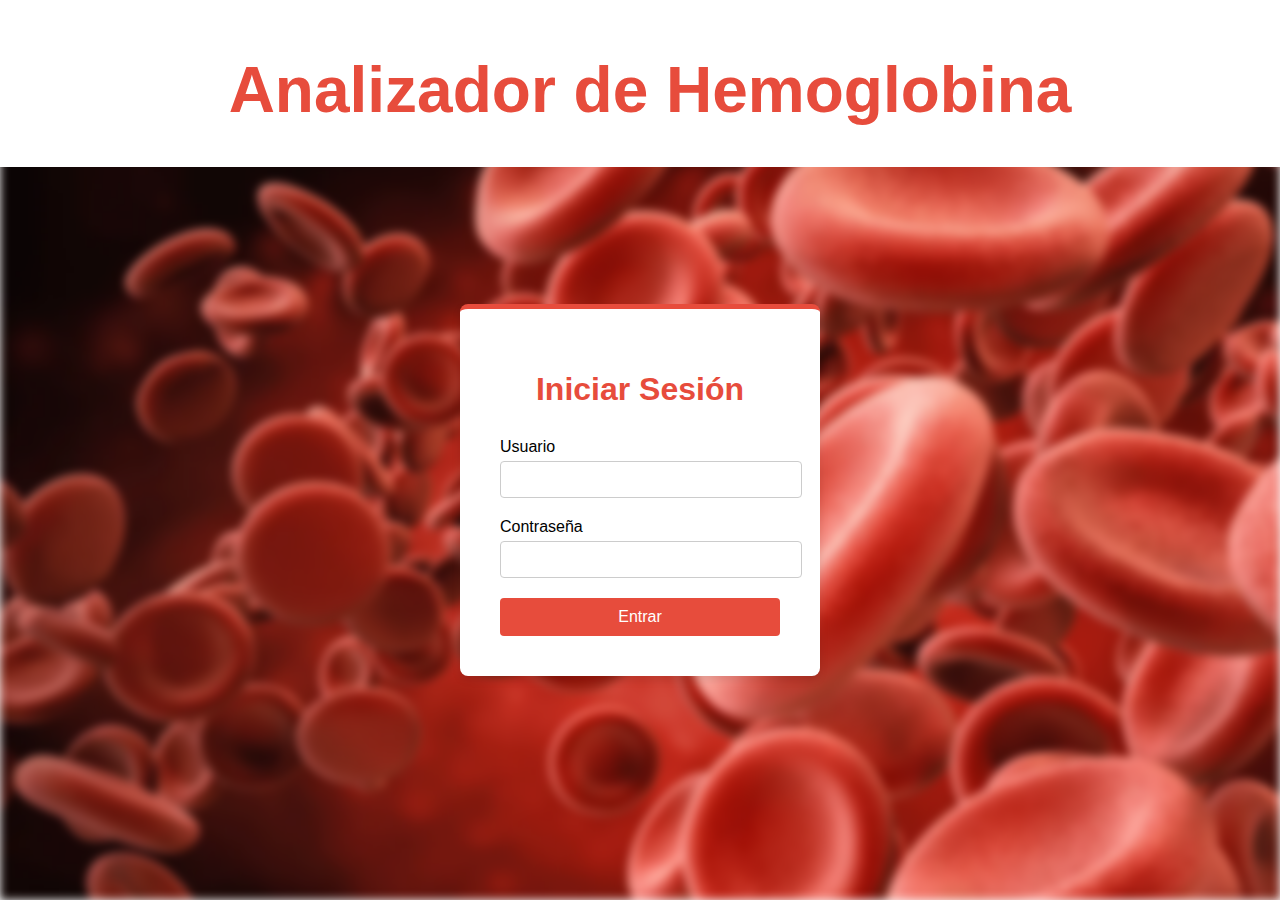
<file: index.html>
<!DOCTYPE html>
<html lang="es">
<head>
    <meta charset="UTF-8">
    <meta name="viewport" content="width=device-width, initial-scale=1.0">
    <title>Analizador de Hemoglobina - Login</title>
    <link rel="stylesheet" href="styles.css">
</head>
<body>
    <div class="header-bar">
        <h1>Analizador de Hemoglobina</h1>
    </div>
    <div class="login-container">
        <div class="login-box">
            <h1>Iniciar Sesión</h1>
            <form action="#" method="POST">
                <div class="input-group">
                    <label for="username">Usuario</label>
                    <input type="text" id="username" name="username" required>
                </div>
                <div class="input-group">
                    <label for="password">Contraseña</label>
                    <input type="password" id="password" name="password" required>
                </div>
                <button type="submit" class="login-btn">Entrar</button>
            </form>
        </div>
    </div>
</body>
</html>
</file>
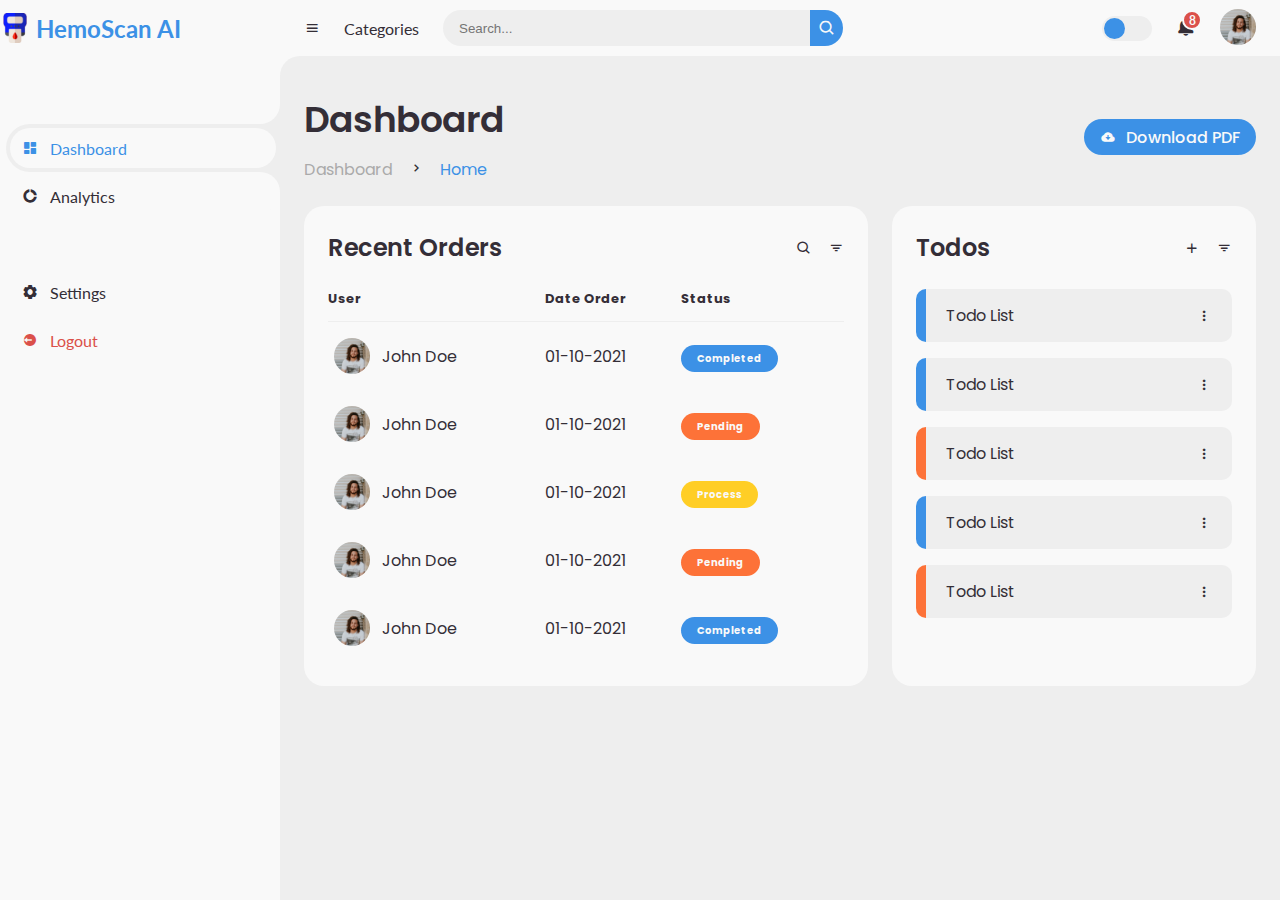
<file: index/index.html>
<!DOCTYPE html>
<html lang="en">
  <head>
    <meta charset="UTF-8" />
    <meta name="viewport" content="width=device-width, initial-scale=1.0" />

    <!-- Boxicons -->
    <link
      href="https://unpkg.com/boxicons@2.0.9/css/boxicons.min.css"
      rel="stylesheet"
    />
    <!-- My CSS -->
    <link rel="stylesheet" href="style.css" />

    <title>AdminHub</title>
  </head>
  <body>
    <!-- SIDEBAR -->
    <section id="sidebar">
      <a href="#" class="brand">
        <img src="../images/logo.png" alt="HemoScan AI" />
        <span class="text">‎ HemoScan AI</span>
      </a>
      <ul class="side-menu top">
        <li class="active">
          <a href="#">
            <i class="bx bxs-dashboard"></i>
            <span class="text">Dashboard</span>
          </a>
        </li>

        <li>
          <a href="#">
            <i class="bx bxs-doughnut-chart"></i>
            <span class="text">Analytics</span>
          </a>
        </li>
      </ul>
      <ul class="side-menu">
        <li>
          <a href="#">
            <i class="bx bxs-cog"></i>
            <span class="text">Settings</span>
          </a>
        </li>
        <li>
          <a href="#" class="logout">
            <i class="bx bxs-log-out-circle"></i>
            <span class="text">Logout</span>
          </a>
        </li>
      </ul>
    </section>
    <!-- SIDEBAR -->

    <!-- CONTENT -->
    <section id="content">
      <!-- NAVBAR -->
      <nav>
        <i class="bx bx-menu"></i>
        <a href="#" class="nav-link">Categories</a>
        <form action="#">
          <div class="form-input">
            <input type="search" placeholder="Search..." />
            <button type="submit" class="search-btn">
              <i class="bx bx-search"></i>
            </button>
          </div>
        </form>
        <input type="checkbox" id="switch-mode" hidden />
        <label for="switch-mode" class="switch-mode"></label>
        <a href="#" class="notification">
          <i class="bx bxs-bell"></i>
          <span class="num">8</span>
        </a>
        <a href="#" class="profile">
          <img src="../images/people.png" />
        </a>
      </nav>
      <!-- NAVBAR -->

      <!-- MAIN -->
      <main>
        <div class="head-title">
          <div class="left">
            <h1>Dashboard</h1>
            <ul class="breadcrumb">
              <li>
                <a href="#">Dashboard</a>
              </li>
              <li><i class="bx bx-chevron-right"></i></li>
              <li>
                <a class="active" href="#">Home</a>
              </li>
            </ul>
          </div>
          <a href="#" class="btn-download">
            <i class="bx bxs-cloud-download"></i>
            <span class="text">Download PDF</span>
          </a>
        </div>

        <div class="table-data">
          <div class="order">
            <div class="head">
              <h3>Recent Orders</h3>
              <i class="bx bx-search"></i>
              <i class="bx bx-filter"></i>
            </div>
            <table>
              <thead>
                <tr>
                  <th>User</th>
                  <th>Date Order</th>
                  <th>Status</th>
                </tr>
              </thead>
              <tbody>
                <tr>
                  <td>
                    <img src="../images/people.png" />
                    <p>John Doe</p>
                  </td>
                  <td>01-10-2021</td>
                  <td><span class="status completed">Completed</span></td>
                </tr>
                <tr>
                  <td>
                    <img src="../images/people.png" />
                    <p>John Doe</p>
                  </td>
                  <td>01-10-2021</td>
                  <td><span class="status pending">Pending</span></td>
                </tr>
                <tr>
                  <td>
                    <img src="../images/people.png" />
                    <p>John Doe</p>
                  </td>
                  <td>01-10-2021</td>
                  <td><span class="status process">Process</span></td>
                </tr>
                <tr>
                  <td>
                    <img src="../images/people.png" />
                    <p>John Doe</p>
                  </td>
                  <td>01-10-2021</td>
                  <td><span class="status pending">Pending</span></td>
                </tr>
                <tr>
                  <td>
                    <img src="../images/people.png" />
                    <p>John Doe</p>
                  </td>
                  <td>01-10-2021</td>
                  <td><span class="status completed">Completed</span></td>
                </tr>
              </tbody>
            </table>
          </div>
          <div class="todo">
            <div class="head">
              <h3>Todos</h3>
              <i class="bx bx-plus"></i>
              <i class="bx bx-filter"></i>
            </div>
            <ul class="todo-list">
              <li class="completed">
                <p>Todo List</p>
                <i class="bx bx-dots-vertical-rounded"></i>
              </li>
              <li class="completed">
                <p>Todo List</p>
                <i class="bx bx-dots-vertical-rounded"></i>
              </li>
              <li class="not-completed">
                <p>Todo List</p>
                <i class="bx bx-dots-vertical-rounded"></i>
              </li>
              <li class="completed">
                <p>Todo List</p>
                <i class="bx bx-dots-vertical-rounded"></i>
              </li>
              <li class="not-completed">
                <p>Todo List</p>
                <i class="bx bx-dots-vertical-rounded"></i>
              </li>
            </ul>
          </div>
        </div>
      </main>
      <!-- MAIN -->
    </section>
    <!-- CONTENT -->

    <script src="script.js"></script>
  </body>
</html>
</file>
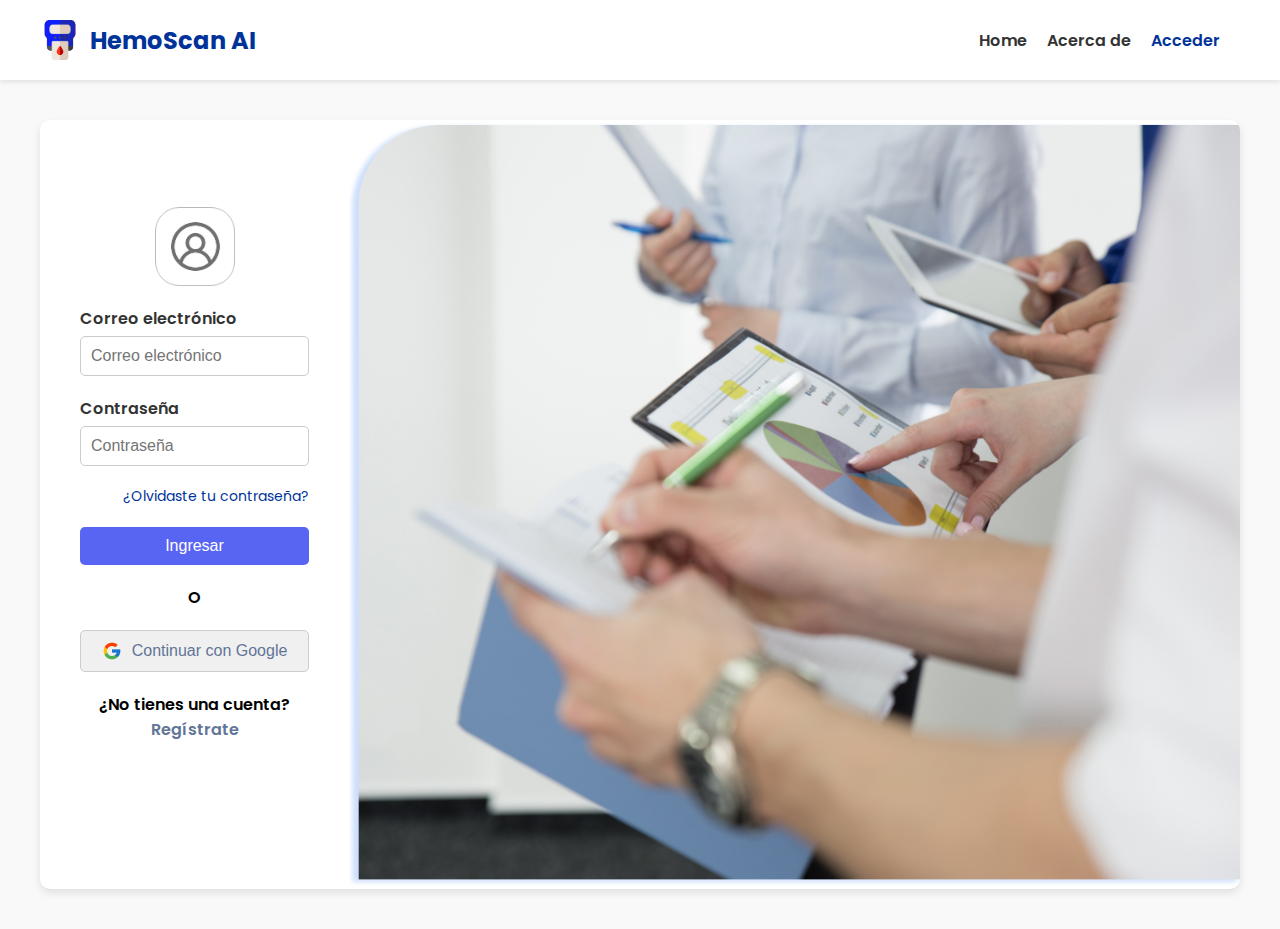
<file: acceder/acceder.html>
<!DOCTYPE html>
<html lang="es">
  <head>
    <meta charset="UTF-8" />
    <meta name="viewport" content="width=device-width, initial-scale=1.0" />
    <title>HemoScan AI</title>
    <link
      href="https://fonts.googleapis.com/css2?family=Poppins:wght@300;400;600&display=swap"
      rel="stylesheet"
    />
    <link rel="stylesheet" href="styles.css" />
  </head>
  <body>
    <header>
      <nav>
        <div class="logo">
          <img src="../images/logo.png" alt="HemoScan AI" />
          <h1>HemoScan AI</h1>
        </div>
        <ul class="nav-links">
          <li><a href="#">Home</a></li>
          <li><a href="#">Acerca de</a></li>
          <li><a href="#" class="active">Acceder</a></li>
        </ul>
      </nav>
    </header>
    <main>
      <div class="login-container">
        <div class="form-container">
          <img
            src="../images/perfil-icono.png"
            alt="Profile Icon"
            class="profile-icon"
          />
          <form>
            <label for="email">Correo electrónico</label>
            <input type="email" id="email" placeholder="Correo electrónico" />
            <label for="password">Contraseña</label>
            <input type="password" id="password" placeholder="Contraseña" />
            <a href="#" class="forgot-password">¿Olvidaste tu contraseña?</a>
            <button type="submit">Ingresar</button>
          </form>
          <p>O</p>
          <button class="google-login">
            <img src="../images/google.png" alt="Google" /> Continuar con Google
          </button>
          <p>
            ¿No tienes una cuenta?
            <a href="#" class="register-link">Regístrate</a>
          </p>
          </p>
        </div>
        <div class="image-container">
          <img src="../images/medicos.png" alt="People Working" />
        </div>
      </div>
    </main>
  </body>
</html>
</file>
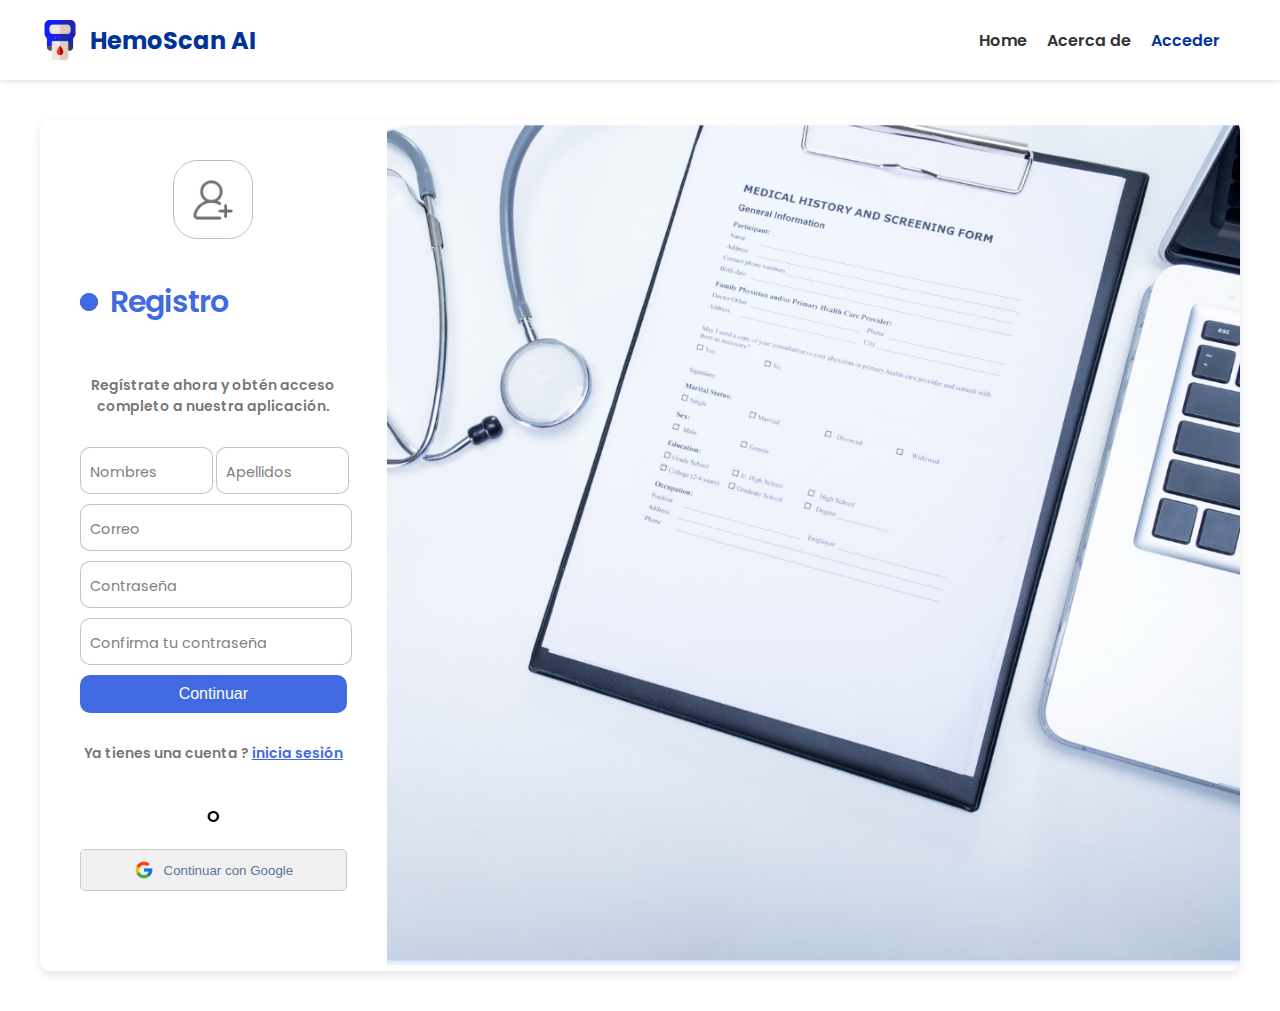
<file: Registro/registro.html>
<!DOCTYPE html>
<html lang="es">
  <head>
    <meta charset="UTF-8" />
    <meta name="viewport" content="width=device-width, initial-scale=1.0" />
    <title>HemoScan AI</title>
    <link
      href="https://fonts.googleapis.com/css2?family=Poppins:wght@300;400;600&display=swap"
      rel="stylesheet"
    />
    <link rel="stylesheet" href="registro.css" />
  </head>
  <body>
    <header>
      <nav>
        <div class="logo">
          <img src="../images/logo.png" alt="HemoScan AI" />
          <h1>HemoScan AI</h1>
        </div>
        <ul class="nav-links">
          <li><a href="#">Home</a></li>
          <li><a href="#">Acerca de</a></li>
          <li><a href="#" class="active">Acceder</a></li>
        </ul>
      </nav>
    </header>
    <main>
      <div class="login-container">
        <div class="form-container">
          <img
            src="../images/registro-icono.png"
            alt="Profile Icon"
            class="profile-icon"
          />
    
          <form class="form">
              <p class="title">Registro </p>
              <p class="message">Regístrate ahora y obtén acceso completo a nuestra aplicación.</p>
                  <div class="flex">
                  <label>
                      <input required="" placeholder="" type="text" class="input">
                      <span>Nombres</span>
                  </label>
          
                  <label>
                      <input required="" placeholder="" type="text" class="input">
                      <span>Apellidos</span>
                  </label>
              </div>  
                      
              <label>
                  <input required="" placeholder="" type="text" class="input">
                  <span>Correo</span>
              </label> 
                  
              <label>
                  <input required="" placeholder="" type="password" class="input">
                  <span>Contraseña</span>
              </label>
              <label>
                  <input required="" placeholder="" type="password" class="input">
                  <span>Confirma tu contraseña</span>
              </label>
              <button class="submit">Continuar</button>
              <p class="signin">Ya tienes una cuenta ? <a href="#">inicia sesión</a> </p>
          </form>



          
          <p>O</p>
          <button class="google-login">
            <img src="../images/google.png" alt="Google" /> Continuar con Google
          </button>
         
          </p>
        </div>
        <div class="image-container">
          <img src="../images/698.png" alt="People Working" />
        </div>
      </div>
    </main>
  </body>
</html>
</file>
<file: styles.css>
body::before {
    content: "";
    position: absolute;
    top: 0;
    left: 0;
    width: 100%;
    height: 100%;
    background-image: url('images/background.jpg');
    background-repeat: no-repeat;
    background-size: cover;
    filter: blur(5px); /* Ajusta este valor para cambiar la cantidad de difuminado */
    z-index: -1;
}

body {
    margin: 0;
    padding: 0;
    font-family: Arial, sans-serif;
    background-color: rgba(245, 245, 245, 0.5); /* Ajusta la opacidad según sea necesario */
    display: flex;
    flex-direction: column;
    justify-content: center;
    align-items: center;
    height: 100vh;
    position: relative; /* Asegura que el pseudo-elemento se posicione en relación con el cuerpo */
}

.login-container {
    margin-top: 80px; /* Ajusta este valor según el alto de tu barra de encabezado */
    width: 100%;
    max-width: 400px;
    padding: 20px;
    box-sizing: border-box;
}

.login-box {
    background-color: #fff;
    padding: 40px;
    border-radius: 8px;
    box-shadow: 0 4px 8px rgba(0, 0, 0, 0.1);
    border-top: 5px solid #e74c3c; /* Red accent color */
}

.header-bar {
    position: fixed; /* Fija la barra en la parte superior */
    top: 0; /* Asegura que esté al tope de la página */
    left: 0; /* Asegura que esté alineada a la izquierda */
    width: 100%; /* Asegura que cubra todo el ancho de la página */
    background-color: #ffffff; /* Cambia a tu color preferido */
    padding: 10px;
    text-align: left;
    font-size: 2em; /* Ajusta el tamaño del texto */
    font-weight: bold;
    color: #333; /* Cambia a tu color de texto preferido */
    z-index: 100; /* Asegura que la barra esté por encima de otros elementos */
}

h1 {
    color: #e74c3c;
    margin-bottom: 30px;
    text-align: center;
}

.input-group {
    margin-bottom: 20px;
}

.label {
    color: #333;
    font-weight: bold;
}

input[type="text"], input[type="password"] {
    width: 100%;
    padding: 10px;
    margin-top: 5px;
    border: 1px solid #ccc;
    border-radius: 4px;
}

input[type="text"]:focus, input[type="password"]:focus {
    border-color: #e74c3c;
    outline: none;
}

.login-btn {
    width: 100%;
    padding: 10px;
    background-color: #e74c3c;
    border: none;
    border-radius: 4px;
    color: white;
    font-size: 16px;
    cursor: pointer;
}

.login-btn:hover {
    background-color: #c0392b;
}
</file>
<file: index/style.css>
@import url("https://fonts.googleapis.com/css2?family=Lato:wght@400;700&family=Poppins:wght@400;500;600;700&display=swap");

* {
  margin: 0;
  padding: 0;
  box-sizing: border-box;
}

a {
  text-decoration: none;
}

li {
  list-style: none;
}

:root {
  --poppins: "Poppins", sans-serif;
  --lato: "Lato", sans-serif;

  --light: #f9f9f9;
  --blue: #3c91e6;
  --light-blue: #cfe8ff;
  --grey: #eee;
  --dark-grey: #aaaaaa;
  --dark: #342e37;
  --red: #db504a;
  --yellow: #ffce26;
  --light-yellow: #fff2c6;
  --orange: #fd7238;
  --light-orange: #ffe0d3;
}

html {
  overflow-x: hidden;
}

body.dark {
  --light: #0c0c1e;
  --grey: #060714;
  --dark: #fbfbfb;
}

body {
  background: var(--grey);
  overflow-x: hidden;
}

#sidebar .brand img {
  width: 30px; /* Ajusta el tamaño según tus necesidades */
  height: auto; /* Mantiene la proporción de la imagen */
}

/* SIDEBAR */
#sidebar {
  position: fixed;
  top: 0;
  left: 0;
  width: 280px;
  height: 100%;
  background: var(--light);
  z-index: 2000;
  font-family: var(--lato);
  transition: 0.3s ease;
  overflow-x: hidden;
  scrollbar-width: none;
}
#sidebar::--webkit-scrollbar {
  display: none;
}
#sidebar.hide {
  width: 60px;
}
#sidebar .brand {
  font-size: 24px;
  font-weight: 700;
  height: 56px;
  display: flex;
  align-items: center;
  color: var(--blue);
  position: sticky;
  top: 0;
  left: 0;
  background: var(--light);
  z-index: 500;
  padding-bottom: 20px;
  box-sizing: content-box;
}
#sidebar .brand .bx {
  min-width: 60px;
  display: flex;
  justify-content: center;
}
#sidebar .side-menu {
  width: 100%;
  margin-top: 48px;
}
#sidebar .side-menu li {
  height: 48px;
  background: transparent;
  margin-left: 6px;
  border-radius: 48px 0 0 48px;
  padding: 4px;
}
#sidebar .side-menu li.active {
  background: var(--grey);
  position: relative;
}
#sidebar .side-menu li.active::before {
  content: "";
  position: absolute;
  width: 40px;
  height: 40px;
  border-radius: 50%;
  top: -40px;
  right: 0;
  box-shadow: 20px 20px 0 var(--grey);
  z-index: -1;
}
#sidebar .side-menu li.active::after {
  content: "";
  position: absolute;
  width: 40px;
  height: 40px;
  border-radius: 50%;
  bottom: -40px;
  right: 0;
  box-shadow: 20px -20px 0 var(--grey);
  z-index: -1;
}
#sidebar .side-menu li a {
  width: 100%;
  height: 100%;
  background: var(--light);
  display: flex;
  align-items: center;
  border-radius: 48px;
  font-size: 16px;
  color: var(--dark);
  white-space: nowrap;
  overflow-x: hidden;
}
#sidebar .side-menu.top li.active a {
  color: var(--blue);
}
#sidebar.hide .side-menu li a {
  width: calc(48px - (4px * 2));
  transition: width 0.3s ease;
}
#sidebar .side-menu li a.logout {
  color: var(--red);
}
#sidebar .side-menu.top li a:hover {
  color: var(--blue);
}
#sidebar .side-menu li a .bx {
  min-width: calc(60px - ((4px + 6px) * 2));
  display: flex;
  justify-content: center;
}
/* SIDEBAR */

/* CONTENT */
#content {
  position: relative;
  width: calc(100% - 280px);
  left: 280px;
  transition: 0.3s ease;
}
#sidebar.hide ~ #content {
  width: calc(100% - 60px);
  left: 60px;
}

/* NAVBAR */
#content nav {
  height: 56px;
  background: var(--light);
  padding: 0 24px;
  display: flex;
  align-items: center;
  grid-gap: 24px;
  font-family: var(--lato);
  position: sticky;
  top: 0;
  left: 0;
  z-index: 1000;
}
#content nav::before {
  content: "";
  position: absolute;
  width: 40px;
  height: 40px;
  bottom: -40px;
  left: 0;
  border-radius: 50%;
  box-shadow: -20px -20px 0 var(--light);
}
#content nav a {
  color: var(--dark);
}
#content nav .bx.bx-menu {
  cursor: pointer;
  color: var(--dark);
}
#content nav .nav-link {
  font-size: 16px;
  transition: 0.3s ease;
}
#content nav .nav-link:hover {
  color: var(--blue);
}
#content nav form {
  max-width: 400px;
  width: 100%;
  margin-right: auto;
}
#content nav form .form-input {
  display: flex;
  align-items: center;
  height: 36px;
}
#content nav form .form-input input {
  flex-grow: 1;
  padding: 0 16px;
  height: 100%;
  border: none;
  background: var(--grey);
  border-radius: 36px 0 0 36px;
  outline: none;
  width: 100%;
  color: var(--dark);
}
#content nav form .form-input button {
  width: 36px;
  height: 100%;
  display: flex;
  justify-content: center;
  align-items: center;
  background: var(--blue);
  color: var(--light);
  font-size: 18px;
  border: none;
  outline: none;
  border-radius: 0 36px 36px 0;
  cursor: pointer;
}
#content nav .notification {
  font-size: 20px;
  position: relative;
}
#content nav .notification .num {
  position: absolute;
  top: -6px;
  right: -6px;
  width: 20px;
  height: 20px;
  border-radius: 50%;
  border: 2px solid var(--light);
  background: var(--red);
  color: var(--light);
  font-weight: 700;
  font-size: 12px;
  display: flex;
  justify-content: center;
  align-items: center;
}
#content nav .profile img {
  width: 36px;
  height: 36px;
  object-fit: cover;
  border-radius: 50%;
}
#content nav .switch-mode {
  display: block;
  min-width: 50px;
  height: 25px;
  border-radius: 25px;
  background: var(--grey);
  cursor: pointer;
  position: relative;
}
#content nav .switch-mode::before {
  content: "";
  position: absolute;
  top: 2px;
  left: 2px;
  bottom: 2px;
  width: calc(25px - 4px);
  background: var(--blue);
  border-radius: 50%;
  transition: all 0.3s ease;
}
#content nav #switch-mode:checked + .switch-mode::before {
  left: calc(100% - (25px - 4px) - 2px);
}
/* NAVBAR */

/* MAIN */
#content main {
  width: 100%;
  padding: 36px 24px;
  font-family: var(--poppins);
  max-height: calc(100vh - 56px);
  overflow-y: auto;
}
#content main .head-title {
  display: flex;
  align-items: center;
  justify-content: space-between;
  grid-gap: 16px;
  flex-wrap: wrap;
}
#content main .head-title .left h1 {
  font-size: 36px;
  font-weight: 600;
  margin-bottom: 10px;
  color: var(--dark);
}
#content main .head-title .left .breadcrumb {
  display: flex;
  align-items: center;
  grid-gap: 16px;
}
#content main .head-title .left .breadcrumb li {
  color: var(--dark);
}
#content main .head-title .left .breadcrumb li a {
  color: var(--dark-grey);
  pointer-events: none;
}
#content main .head-title .left .breadcrumb li a.active {
  color: var(--blue);
  pointer-events: unset;
}
#content main .head-title .btn-download {
  height: 36px;
  padding: 0 16px;
  border-radius: 36px;
  background: var(--blue);
  color: var(--light);
  display: flex;
  justify-content: center;
  align-items: center;
  grid-gap: 10px;
  font-weight: 500;
}

#content main .table-data {
  display: flex;
  flex-wrap: wrap;
  grid-gap: 24px;
  margin-top: 24px;
  width: 100%;
  color: var(--dark);
}
#content main .table-data > div {
  border-radius: 20px;
  background: var(--light);
  padding: 24px;
  overflow-x: auto;
}
#content main .table-data .head {
  display: flex;
  align-items: center;
  grid-gap: 16px;
  margin-bottom: 24px;
}
#content main .table-data .head h3 {
  margin-right: auto;
  font-size: 24px;
  font-weight: 600;
}
#content main .table-data .head .bx {
  cursor: pointer;
}

#content main .table-data .order {
  flex-grow: 1;
  flex-basis: 500px;
}
#content main .table-data .order table {
  width: 100%;
  border-collapse: collapse;
}
#content main .table-data .order table th {
  padding-bottom: 12px;
  font-size: 13px;
  text-align: left;
  border-bottom: 1px solid var(--grey);
}
#content main .table-data .order table td {
  padding: 16px 0;
}
#content main .table-data .order table tr td:first-child {
  display: flex;
  align-items: center;
  grid-gap: 12px;
  padding-left: 6px;
}
#content main .table-data .order table td img {
  width: 36px;
  height: 36px;
  border-radius: 50%;
  object-fit: cover;
}
#content main .table-data .order table tbody tr:hover {
  background: var(--grey);
}
#content main .table-data .order table tr td .status {
  font-size: 10px;
  padding: 6px 16px;
  color: var(--light);
  border-radius: 20px;
  font-weight: 700;
}
#content main .table-data .order table tr td .status.completed {
  background: var(--blue);
}
#content main .table-data .order table tr td .status.process {
  background: var(--yellow);
}
#content main .table-data .order table tr td .status.pending {
  background: var(--orange);
}

#content main .table-data .todo {
  flex-grow: 1;
  flex-basis: 300px;
}
#content main .table-data .todo .todo-list {
  width: 100%;
}
#content main .table-data .todo .todo-list li {
  width: 100%;
  margin-bottom: 16px;
  background: var(--grey);
  border-radius: 10px;
  padding: 14px 20px;
  display: flex;
  justify-content: space-between;
  align-items: center;
}
#content main .table-data .todo .todo-list li .bx {
  cursor: pointer;
}
#content main .table-data .todo .todo-list li.completed {
  border-left: 10px solid var(--blue);
}
#content main .table-data .todo .todo-list li.not-completed {
  border-left: 10px solid var(--orange);
}
#content main .table-data .todo .todo-list li:last-child {
  margin-bottom: 0;
}
/* MAIN */
/* CONTENT */

@media screen and (max-width: 768px) {
  #sidebar {
    width: 200px;
  }

  #content {
    width: calc(100% - 60px);
    left: 200px;
  }

  #content nav .nav-link {
    display: none;
  }
}

@media screen and (max-width: 576px) {
  #content nav form .form-input input {
    display: none;
  }

  #content nav form .form-input button {
    width: auto;
    height: auto;
    background: transparent;
    border-radius: none;
    color: var(--dark);
  }

  #content nav form.show .form-input input {
    display: block;
    width: 100%;
  }
  #content nav form.show .form-input button {
    width: 36px;
    height: 100%;
    border-radius: 0 36px 36px 0;
    color: var(--light);
    background: var(--red);
  }

  #content nav form.show ~ .notification,
  #content nav form.show ~ .profile {
    display: none;
  }

  #content main .box-info {
    grid-template-columns: 1fr;
  }

  #content main .table-data .head {
    min-width: 420px;
  }
  #content main .table-data .order table {
    min-width: 420px;
  }
  #content main .table-data .todo .todo-list {
    min-width: 420px;
  }
}
</file>
<file: acceder/styles.css>
* {
  margin: 0;
  padding: 0;
  box-sizing: border-box;
}

body {
  font-family: "Poppins", sans-serif;
  background-color: #f9f9f9;
  display: flex;
  flex-direction: column;
  align-items: center;
  justify-content: center;
  min-height: 100vh;
}

header {
  width: 100%;
  padding: 20px;
  background-color: white;
  box-shadow: 0 2px 5px rgba(0, 0, 0, 0.1);
}

nav {
  display: flex;
  justify-content: space-between;
  align-items: center;
  max-width: 1200px;
  margin: 0 auto;
}

.logo {
  display: flex;
  align-items: center;
}

.logo img {
  width: 40px;
  margin-right: 10px;
}

.logo h1 {
  font-size: 24px;
  color: #003399;
}

.nav-links {
  list-style: none;
  display: flex;
}

.nav-links li {
  margin-right: 20px;
}

.nav-links li a {
  text-decoration: none;
  color: #333;
  font-weight: 600;
}

.nav-links li a.active {
  color: #003399;
}

main {
  display: flex;
  justify-content: center;
  align-items: center;
  width: 100%;
  max-width: 1200px;
  margin: 40px auto;
}

.login-container {
  display: flex;
  background-color: white;
  box-shadow: 0 4px 8px rgba(0, 0, 0, 0.1);
  border-radius: 10px;
  overflow: hidden;
}

.form-container {
  padding: 40px;
  display: flex;
  flex-direction: column;
  justify-content: center;
}

.profile-icon {
  width: 80px;
  margin: 0 auto 20px;
}

form {
  display: flex;
  flex-direction: column;
}

form label {
  margin-bottom: 5px;
  font-weight: 600;
  color: #333;
}

form input {
  padding: 10px;
  margin-bottom: 20px;
  border: 1px solid #ccc;
  border-radius: 5px;
  font-size: 16px;
}

.forgot-password {
  color: #003399;
  text-decoration: none;
  font-size: 14px;
  margin-bottom: 20px;
  align-self: flex-end;
}

button {
  padding: 10px 20px;
  background-color: #5865f2;
  color: white;
  border: none;
  border-radius: 5px;
  font-size: 16px;
  cursor: pointer;
  transition: background-color 0.3s ease;
}

button:hover {
  background-color: #4752c4;
}

p {
  text-align: center;
  margin: 20px 0;
  font-weight: 600;
}

.google-login {
  display: flex;
  align-items: center;
  justify-content: center;
  padding: 10px;
  background-color: #f0f0f0;
  border: 1px solid #ccc;
  border-radius: 5px;
  cursor: pointer;
  color: #617597;
  .register-link {
    color: #617597; /* Color del texto */
    text-decoration: none;
  }

  .register-link:hover {
    text-decoration: underline;
  }
}

.google-login img {
  width: 20px;
  margin-right: 10px;
}

.image-container {
  display: none;
}

@media (min-width: 768px) {
  .image-container {
    display: block;
  }

  .image-container img {
    width: 100%;
    height: 100%;
    object-fit: cover;
  }
}
.register-link {
  color: #617597; /* Color del texto */
  text-decoration: none;
}

.register-link:hover {
  text-decoration: underline;
}
</file>
<file: Registro/registro.css>
* {
  margin: 0;
  padding: 0;
  box-sizing: border-box;
}

header {
  width: 100%;
  padding: 20px;
  background-color: white;
  box-shadow: 0 2px 5px rgba(0, 0, 0, 0.1);
}
body {
  font-family: "Poppins", sans-serif;
}
nav {
  display: flex;
  justify-content: space-between;
  align-items: center;
  max-width: 1200px;
  margin: 0 auto;
}

.logo {
  display: flex;
  align-items: center;
}

.logo img {
  width: 40px;
  margin-right: 10px;
}

.logo h1 {
  font-size: 24px;
  color: #003399;
}

.nav-links {
  list-style: none;
  display: flex;
}

.nav-links li {
  margin-right: 20px;
}

.nav-links li a {
  text-decoration: none;
  color: #333;
  font-weight: 600;
}

.nav-links li a.active {
  color: #003399;
}

main {
  display: flex;
  justify-content: center;
  align-items: center;
  width: 100%;
  max-width: 1200px;
  margin: 40px auto;
}

/* form***************************************************** */
/* From Uiverse.io by Yaya12085 */
.form {
  display: flex;
  flex-direction: column;
  gap: 10px;
  max-width: 350px;
  background-color: #fff;
  padding: 0px;
  border-radius: 20px;
  position: relative;
}

.title {
  font-size: 30px;
  color: royalblue;
  font-weight: 600;
  letter-spacing: -1px;
  position: relative;
  display: flex;
  align-items: center;
  padding-left: 30px;
}

.title::before,
.title::after {
  position: absolute;
  content: "";
  height: 16px;
  width: 16px;
  border-radius: 50%;
  left: 0px;
  background-color: royalblue;
}

.title::before {
  width: 18px;
  height: 18px;
  background-color: royalblue;
}

.title::after {
  width: 18px;
  height: 18px;
  animation: pulse 1s linear infinite;
}

.message,
.signin {
  color: rgba(88, 87, 87, 0.822);
  font-size: 14px;
}

.signin {
  text-align: center;
}

.signin a {
  color: royalblue;
}

.signin a:hover {
  text-decoration: underline royalblue;
}

.flex {
  display: flex;
  width: 100%;
  gap: 6px;
}

.form label {
  position: relative;
}

.form label .input {
  width: 100%;
  padding: 10px 10px 20px 10px;
  outline: 0;
  border: 1px solid rgba(105, 105, 105, 0.397);
  border-radius: 10px;
}

.form label .input + span {
  position: absolute;
  left: 10px;
  top: 15px;
  color: grey;
  font-size: 0.9em;
  cursor: text;
  transition: 0.3s ease;
}

.form label .input:placeholder-shown + span {
  top: 15px;
  font-size: 0.9em;
}

.form label .input:focus + span,
.form label .input:valid + span {
  top: 30px;
  font-size: 0.7em;
  font-weight: 600;
}

.form label .input:valid + span {
  color: green;
}

.submit {
  border: none;
  outline: none;
  background-color: royalblue;
  padding: 10px;
  border-radius: 10px;
  color: #fff;
  font-size: 16px;
  transform: 0.3s ease;
}

.submit:hover {
  background-color: rgb(56, 90, 194);
}

@keyframes pulse {
  from {
    transform: scale(0.9);
    opacity: 1;
  }

  to {
    transform: scale(1.8);
    opacity: 0;
  }
}
/* form***************************************************** */

.login-container {
  display: flex;
  background-color: white;
  box-shadow: 0 4px 8px rgba(0, 0, 0, 0.1);
  border-radius: 10px;
  overflow: hidden;
}

.form-container {
  padding: 40px;
  display: flex;
  flex-direction: column;
  justify-content: center;
}

.profile-icon {
  width: 80px;
  margin: 0 auto 20px;
}

p {
  text-align: center;
  margin: 20px 0;
  font-weight: 600;
}

.google-login {
  display: flex;
  align-items: center;
  justify-content: center;
  padding: 10px;
  background-color: #f0f0f0;
  border: 1px solid #ccc;
  border-radius: 5px;
  cursor: pointer;
  color: #617597;
  .register-link {
    color: #617597; /* Color del texto */
    text-decoration: none;
  }

  .register-link:hover {
    text-decoration: underline;
  }
}

.google-login img {
  width: 20px;
  margin-right: 10px;
}
.google-login:hover {
  background-color: #e0e0e0; /* Cambia el color de fondo al pasar el cursor */
  color: #4a4a4a; /* Cambia el color del texto al pasar el cursor */
}

@media (min-width: 768px) {
  .form label .input {
    width: 102%; /* Aumenta el ancho al 150% del contenedor en pantallas más grandes */
  }
  .image-container {
    display: block;
  }

  .image-container img {
    width: 100%;
    height: 100%;
    object-fit: cover;
  }
}
</file>
